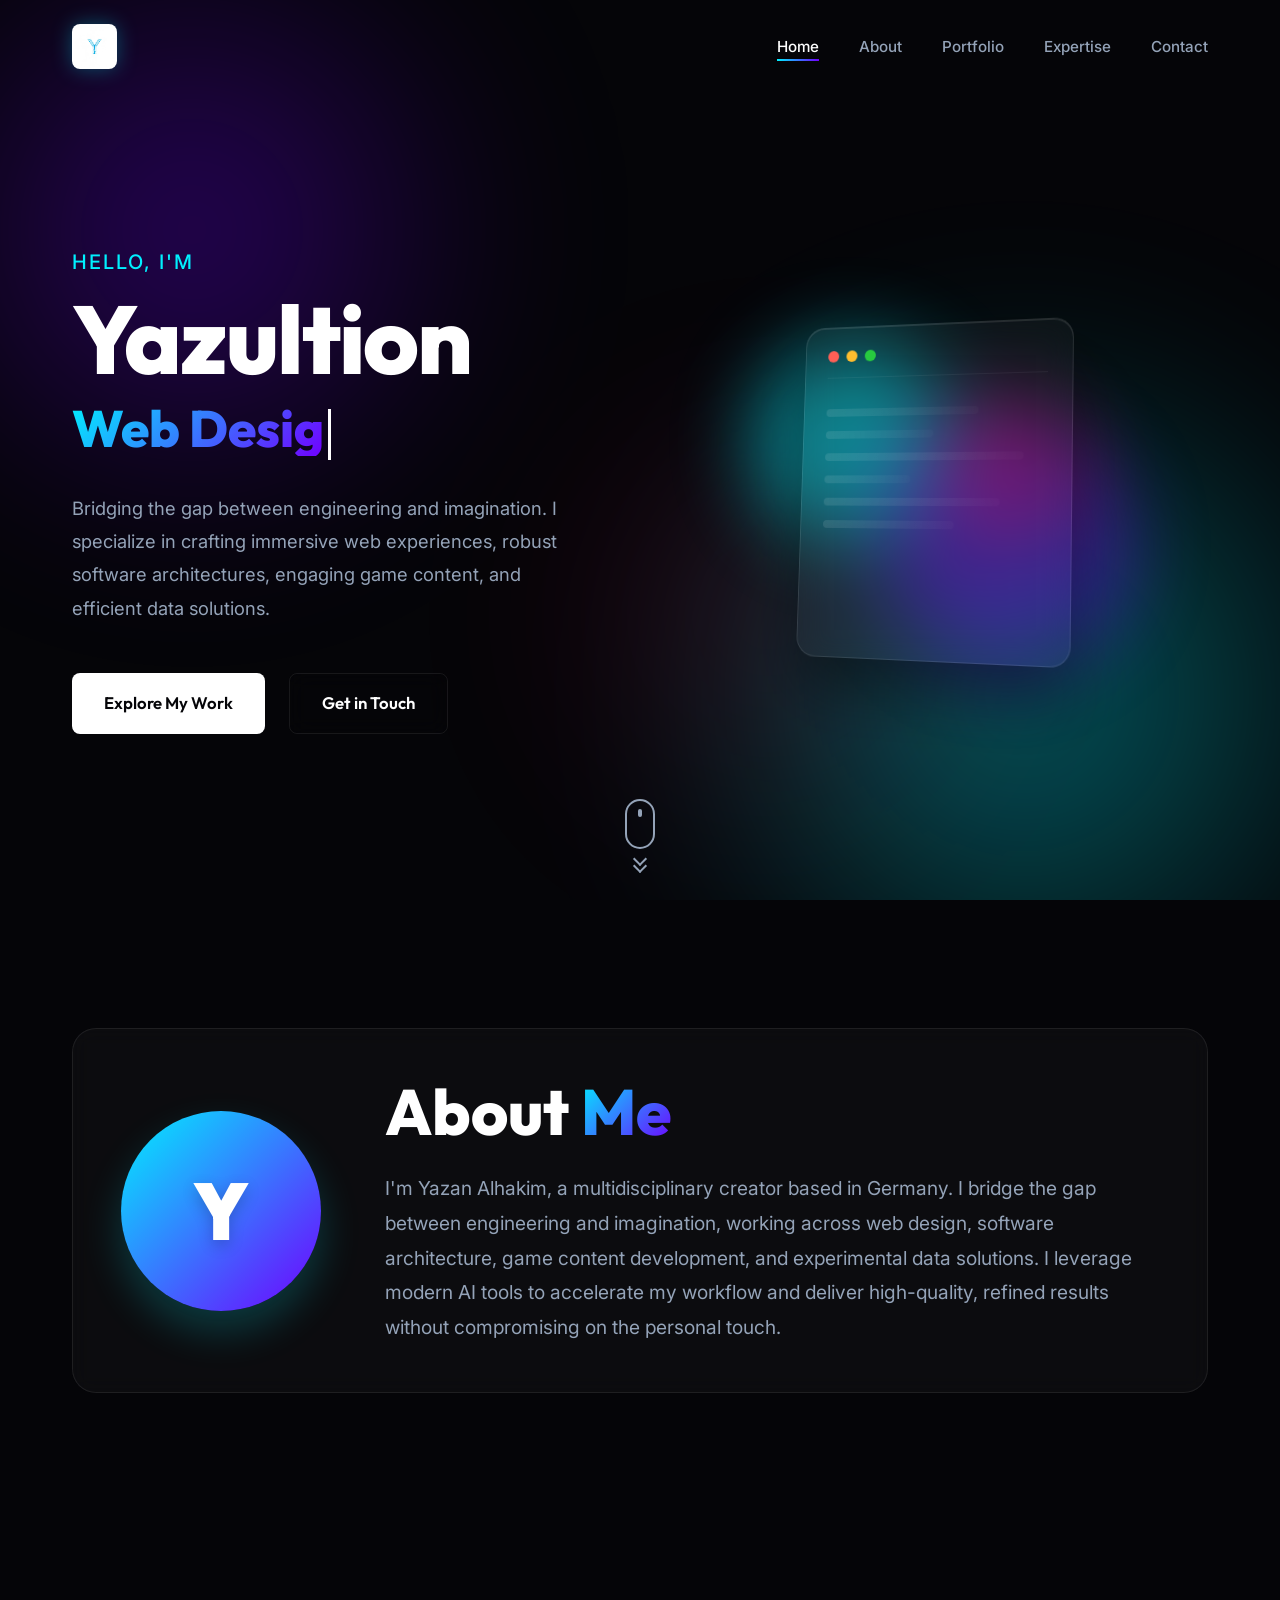
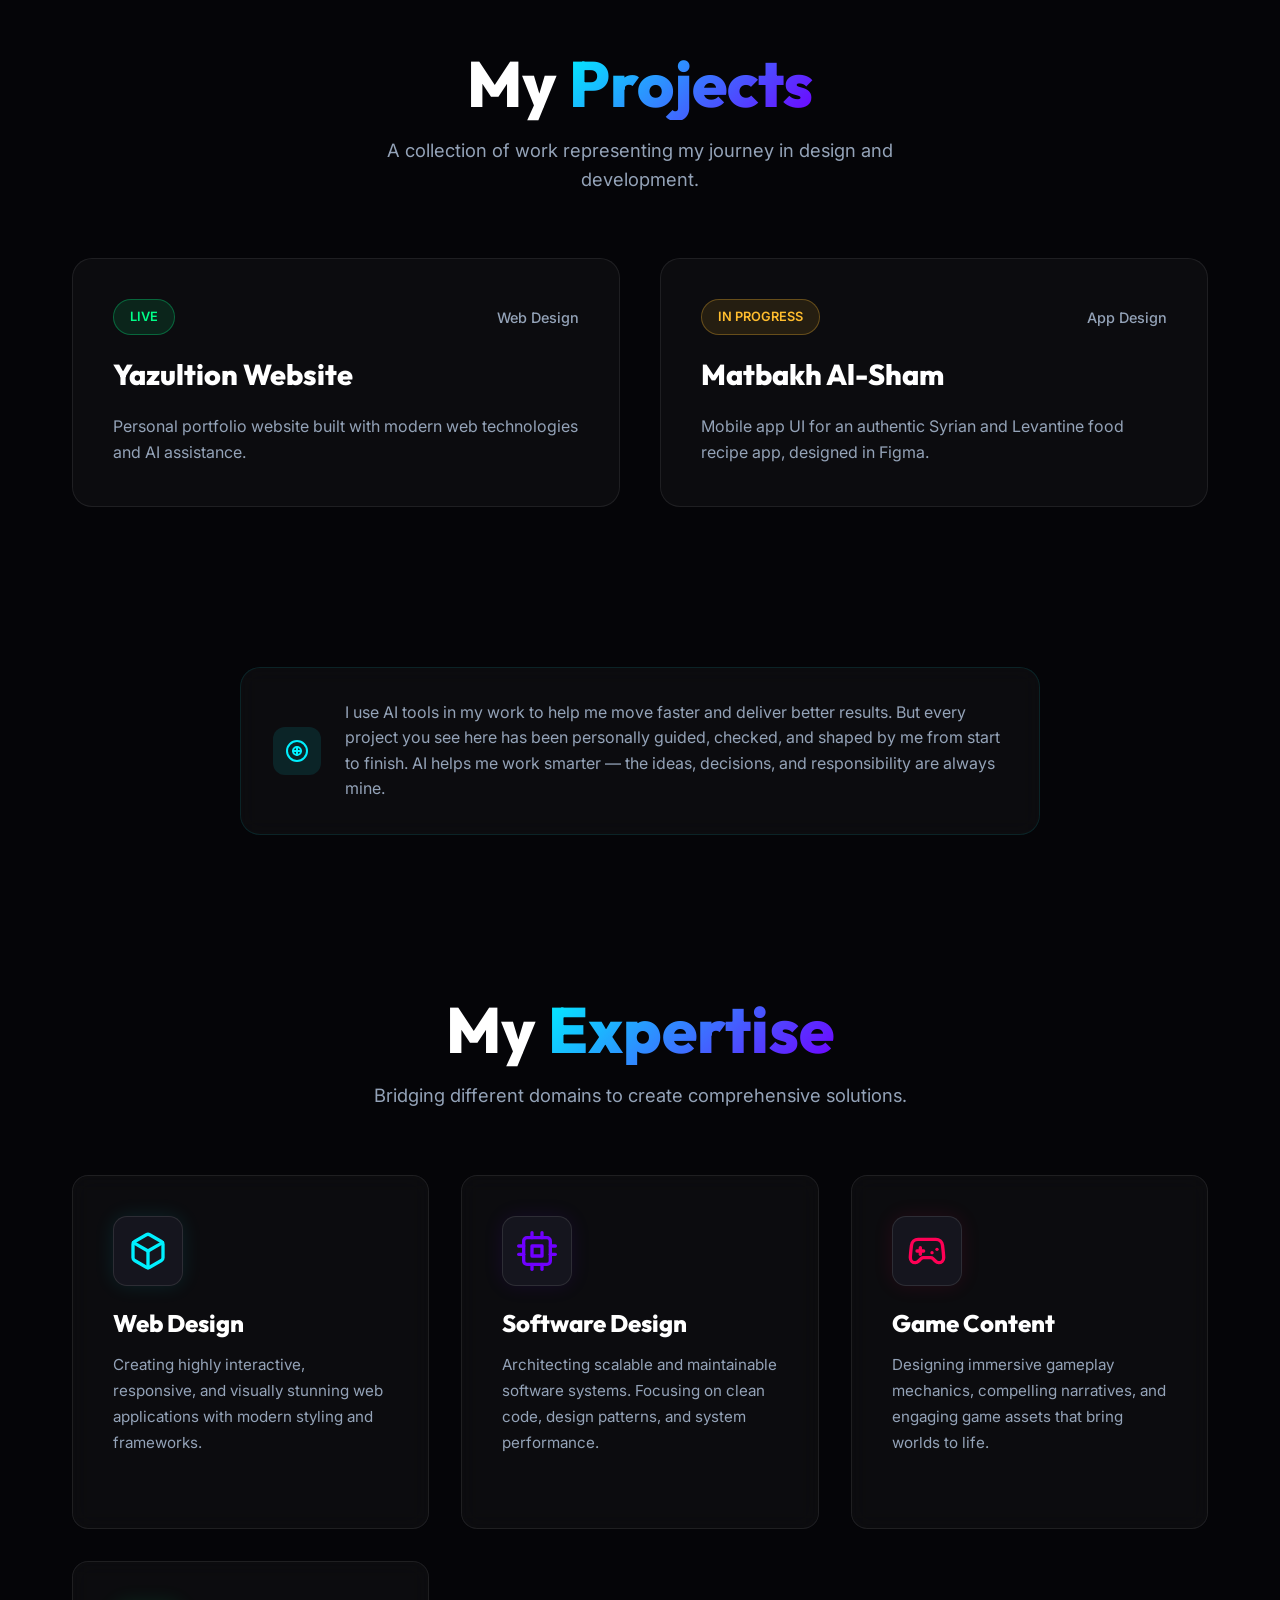
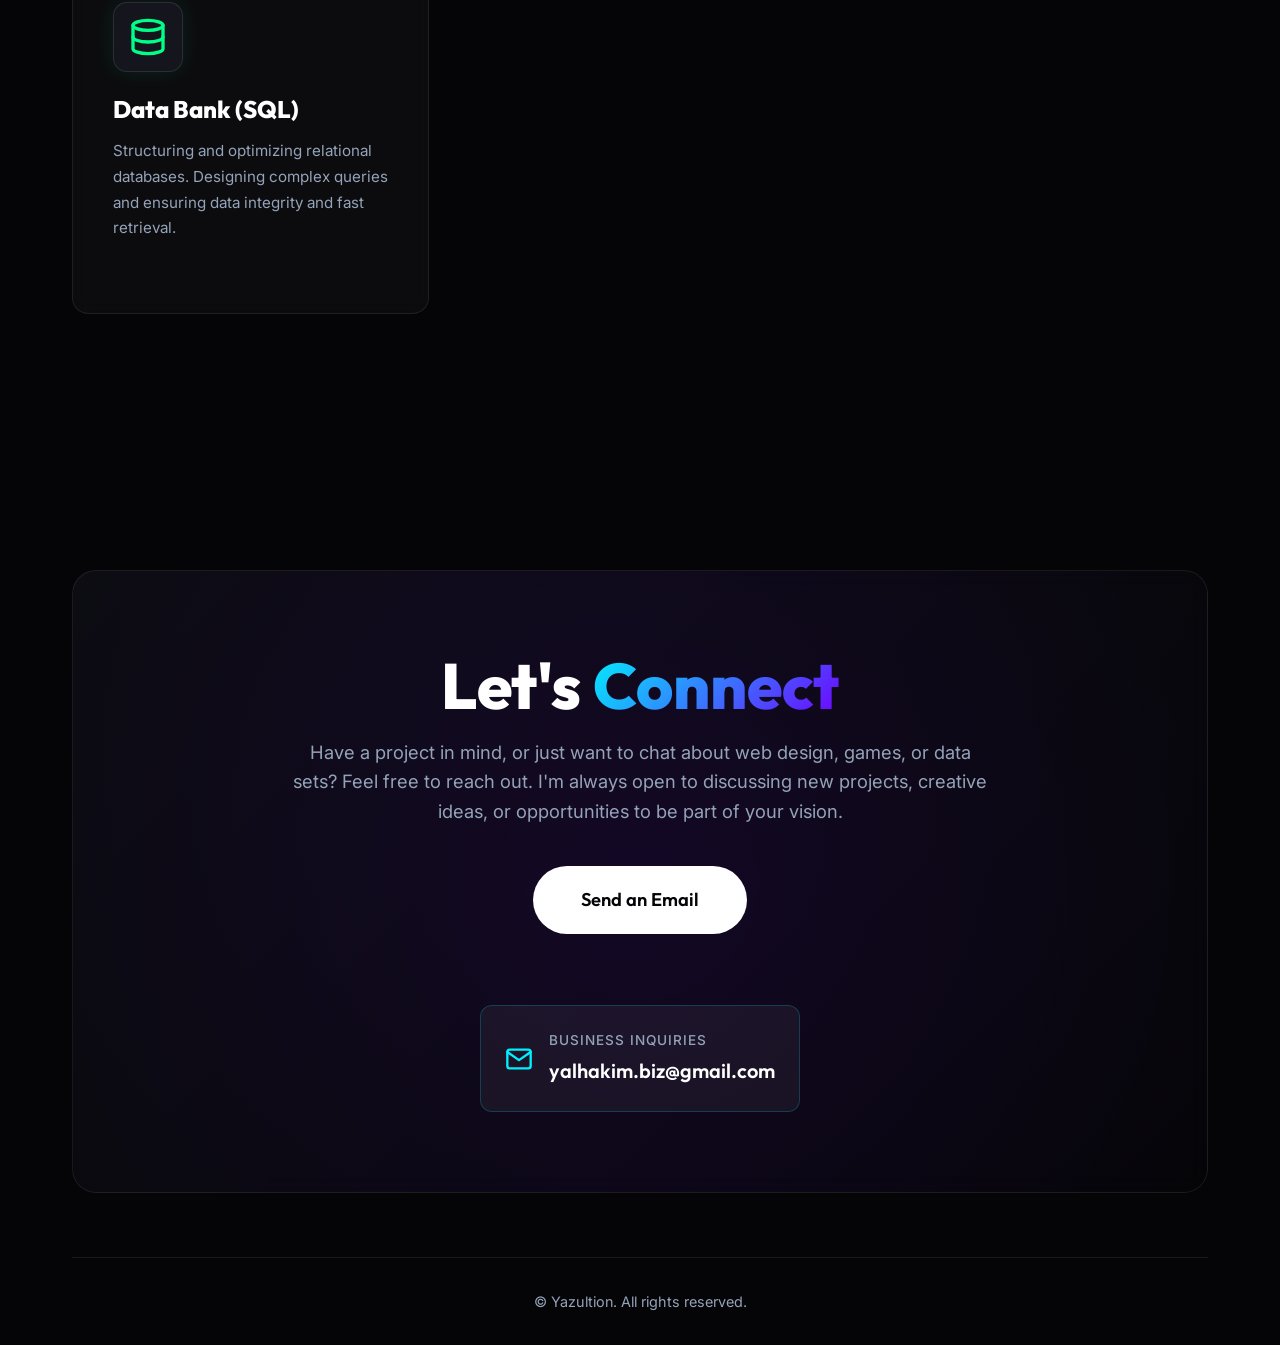
<file: index.html>
<!DOCTYPE html>
<html lang="en">

<head>
    <meta charset="UTF-8">
    <meta name="viewport" content="width=device-width, initial-scale=1.0">
    <title>Yazultion | Portfolio</title>
    <meta name="description"
        content="Portfolio of Yazultion - Web Design, Software Design, Game Content, Data Bank (SQL)">

    <!-- Google Fonts -->
    <link rel="preconnect" href="https://fonts.googleapis.com">
    <link rel="preconnect" href="https://fonts.gstatic.com" crossorigin>
    <link
        href="https://fonts.googleapis.com/css2?family=Inter:wght@300;400;500;600&family=Outfit:wght@400;600;800;900&display=swap"
        rel="stylesheet">

    <!-- Core Styles -->
    <link rel="stylesheet" href="style.css">

    <!-- Favicon -->
    <link rel="icon" type="image/png" href="Sophisticated%20Cyan%20'Y'%20Logo%20Design.png">
</head>

<body>
    <div class="background-effects">
        <div class="glow-orb orb-1"></div>
        <div class="glow-orb orb-2"></div>
        <div class="glow-orb orb-3"></div>
    </div>

    <!-- Navigation -->
    <nav class="navbar">
        <div class="nav-container">
            <a href="index.html" class="logo">
                <img src="Sophisticated%20Cyan%20'Y'%20Logo%20Design.png" alt="Yazultion" class="logo-img">
            </a>
            <ul class="nav-links">
                <li><a href="#home">Home</a></li>
                <li><a href="#about">About</a></li>
                <li><a href="#projects">Portfolio</a></li>
                <li><a href="#expertise">Expertise</a></li>
                <li><a href="#contact">Contact</a></li>
            </ul>
        </div>
    </nav>

    <!-- Hero Section -->
    <section id="home" class="hero fade-in">
        <div class="hero-content">
            <p class="greeting">Hello, I'm</p>
            <h1 class="name">Yazultion</h1>
            <h2 class="role"><span class="gradient-text typing-text"></span><span class="typing-cursor"></span></h2>
            <p class="bio">
                Bridging the gap between engineering and imagination.
                I specialize in crafting immersive web experiences, robust software architectures,
                engaging game content, and efficient data solutions.
            </p>
            <div class="hero-cta">
                <a href="#expertise" class="btn btn-primary">Explore My Work</a>
                <a href="#contact" class="btn btn-secondary">Get in Touch</a>
            </div>
        </div>
        <div class="hero-visual">
            <!-- Glassmorphism abstract representation -->
            <div class="glass-composition">
                <div class="glass-shape shape-1"></div>
                <div class="glass-shape shape-2"></div>
                <div class="glass-shape shape-3"></div>

                <div class="glass-main-card">
                    <div class="glass-header">
                        <span class="dot red"></span>
                        <span class="dot yellow"></span>
                        <span class="dot green"></span>
                    </div>
                    <div class="code-lines">
                        <div class="line w-70"></div>
                        <div class="line w-50"></div>
                        <div class="line w-90"></div>
                        <div class="line w-40"></div>
                        <div class="line w-80"></div>
                        <div class="line w-60"></div>
                    </div>
                </div>
            </div>
        </div>

        <!-- Scroll Indicator -->
        <a href="#about" class="scroll-indicator">
            <div class="mouse">
                <div class="wheel"></div>
            </div>
            <div class="arrows">
                <span></span>
                <span></span>
            </div>
        </a>
    </section>

    <!-- About Me Section -->
    <section id="about" class="about-section fade-in">
        <div class="about-container">
            <div class="about-image">
                <div class="stylized-y">Y</div>
            </div>
            <div class="about-content">
                <h2 class="section-title">About <span class="gradient-text">Me</span></h2>
                <p>
                    I'm Yazan Alhakim, a multidisciplinary creator based in Germany.
                    I bridge the gap between engineering and imagination, working across web design,
                    software architecture, game content development, and experimental data solutions.
                    I leverage modern AI tools to accelerate my workflow and deliver high-quality,
                    refined results without compromising on the personal touch.
                </p>
            </div>
        </div>
    </section>

    <!-- Portfolio / My Projects Section -->
    <section id="projects" class="portfolio-section fade-in">
        <div class="section-header">
            <h2 class="section-title">My <span class="gradient-text">Projects</span></h2>
            <p class="section-subtitle">A collection of work representing my journey in design and development.</p>
        </div>

        <div class="projects-grid">
            <!-- Project Card 1 -->
            <div class="project-card fade-in">
                <div class="card-status">
                    <span class="badge live">Live</span>
                    <span class="tag">Web Design</span>
                </div>
                <h3>Yazultion Website</h3>
                <p>Personal portfolio website built with modern web technologies and AI assistance.</p>
            </div>

            <!-- Project Card 2 -->
            <div class="project-card fade-in">
                <div class="card-status">
                    <span class="badge in-progress">In Progress</span>
                    <span class="tag">App Design</span>
                </div>
                <h3>Matbakh Al-Sham</h3>
                <p>Mobile app UI for an authentic Syrian and Levantine food recipe app, designed in Figma.</p>
            </div>
        </div>
    </section>

    <!-- AI Usage Statement -->
    <section class="ai-statement-section fade-in">
        <div class="ai-statement-card">
            <div class="ai-icon">
                <svg width="24" height="24" viewBox="0 0 24 24" fill="none" stroke="var(--accent-1)" stroke-width="2"
                    stroke-linecap="round" stroke-linejoin="round">
                    <path d="M12 2a10 10 0 1 0 10 10A10 10 0 0 0 12 2z"></path>
                    <path d="M12 16a4 4 0 1 0 0-8 4 4 0 0 0 0 8z"></path>
                    <line x1="12" y1="8" x2="12" y2="16"></line>
                    <line x1="8" y1="12" x2="16" y2="12"></line>
                </svg>
            </div>
            <p class="ai-text">
                I use AI tools in my work to help me move faster and deliver better results. But every project you see
                here has been personally guided, checked, and shaped by me from start to finish. AI helps me work
                smarter — the ideas, decisions, and responsibility are always mine.
            </p>
        </div>
    </section>

    <!-- Expertise / Skills Section -->
    <section id="expertise" class="skills-section fade-in">
        <div class="section-header">
            <h2 class="section-title">My <span class="gradient-text">Expertise</span></h2>
            <p class="section-subtitle">Bridging different domains to create comprehensive solutions.</p>
        </div>

        <div class="skills-grid">
            <!-- Web Design -->
            <a href="web-design.html" class="skill-card hover-glow fade-in" style="text-decoration: none;"
                data-color="var(--accent-1)" aria-label="Web Design Expertise">
                <div class="card-icon">
                    <svg width="40" height="40" viewBox="0 0 24 24" fill="none" stroke="currentColor" stroke-width="2"
                        stroke-linecap="round" stroke-linejoin="round">
                        <path
                            d="M21 16V8a2 2 0 0 0-1-1.73l-7-4a2 2 0 0 0-2 0l-7 4A2 2 0 0 0 3 8v8a2 2 0 0 0 1 1.73l7 4a2 2 0 0 0 2 0l7-4A2 2 0 0 0 21 16z">
                        </path>
                        <polyline points="3.27 6.96 12 12.01 20.73 6.96"></polyline>
                        <line x1="12" y1="22.08" x2="12" y2="12"></line>
                    </svg>
                </div>
                <h3>Web Design</h3>
                <p>Creating highly interactive, responsive, and visually stunning web applications with modern styling
                    and frameworks.</p>
            </a>

            <!-- Software Design -->
            <a href="software-design.html" class="skill-card hover-glow fade-in" style="text-decoration: none;"
                data-color="var(--accent-2)" aria-label="Software Design Expertise">
                <div class="card-icon">
                    <svg width="40" height="40" viewBox="0 0 24 24" fill="none" stroke="currentColor" stroke-width="2"
                        stroke-linecap="round" stroke-linejoin="round">
                        <rect x="4" y="4" width="16" height="16" rx="2" ry="2"></rect>
                        <rect x="9" y="9" width="6" height="6"></rect>
                        <line x1="9" y1="1" x2="9" y2="4"></line>
                        <line x1="15" y1="1" x2="15" y2="4"></line>
                        <line x1="9" y1="20" x2="9" y2="23"></line>
                        <line x1="15" y1="20" x2="15" y2="23"></line>
                        <line x1="20" y1="9" x2="23" y2="9"></line>
                        <line x1="20" y1="14" x2="23" y2="14"></line>
                        <line x1="1" y1="9" x2="4" y2="9"></line>
                        <line x1="1" y1="14" x2="4" y2="14"></line>
                    </svg>
                </div>
                <h3>Software Design</h3>
                <p>Architecting scalable and maintainable software systems. Focusing on clean code, design patterns, and
                    system performance.</p>
            </a>

            <!-- Game Content -->
            <a href="game-content.html" class="skill-card hover-glow fade-in" style="text-decoration: none;"
                data-color="var(--accent-3)" aria-label="Game Content Expertise">
                <div class="card-icon">
                    <svg width="40" height="40" viewBox="0 0 24 24" fill="none" stroke="currentColor" stroke-width="2"
                        stroke-linecap="round" stroke-linejoin="round">
                        <line x1="6" y1="12" x2="10" y2="12"></line>
                        <line x1="8" y1="10" x2="8" y2="14"></line>
                        <line x1="15" y1="13" x2="15.01" y2="13"></line>
                        <line x1="18" y1="11" x2="18.01" y2="11"></line>
                        <path
                            d="M17.32 5H6.68a4 4 0 0 0-3.978 3.59c-.006.052-.01.101-.017.152C2.604 9.416 2 14.456 2 16a3 3 0 0 0 3 3c1 0 1.5-.5 2-1l1.414-1.414A2 2 0 0 1 9.828 16h4.344a2 2 0 0 1 1.414.586L17 18c.5.5 1 1 2 1a3 3 0 0 0 3-3c0-1.545-.604-6.584-.685-7.258-.007-.05-.011-.1-.017-.151A4 4 0 0 0 17.32 5z">
                        </path>
                    </svg>
                </div>
                <h3>Game Content</h3>
                <p>Designing immersive gameplay mechanics, compelling narratives, and engaging game assets that bring
                    worlds to life.</p>
            </a>

            <!-- Data Bank (SQL) -->
            <a href="data-bank.html" class="skill-card hover-glow fade-in" style="text-decoration: none;"
                data-color="#00ff88" aria-label="Data Bank SQL Expertise">
                <div class="card-icon">
                    <svg width="40" height="40" viewBox="0 0 24 24" fill="none" stroke="currentColor" stroke-width="2"
                        stroke-linecap="round" stroke-linejoin="round">
                        <ellipse cx="12" cy="5" rx="9" ry="3"></ellipse>
                        <path d="M21 12c0 1.66-4 3-9 3s-9-1.34-9-3"></path>
                        <path d="M3 5v14c0 1.66 4 3 9 3s9-1.34 9-3V5"></path>
                    </svg>
                </div>
                <h3>Data Bank (SQL)</h3>
                <p>Structuring and optimizing relational databases. Designing complex queries and ensuring data
                    integrity and fast retrieval.</p>
            </a>
        </div>
    </section>

    <!-- Contact & Footer Section -->
    <section id="contact" class="contact-section fade-in">
        <div class="contact-container">
            <div class="contact-text">
                <h2 class="section-title">Let's <span class="gradient-text">Connect</span></h2>
                <p>Have a project in mind, or just want to chat about web design, games, or data sets? Feel free to
                    reach out. I'm always open to discussing new projects, creative ideas, or opportunities to be part
                    of your vision.</p>
                <a href="mailto:yalhakim.biz@gmail.com" class="btn btn-primary contact-btn">Send an Email</a>
            </div>

            <div class="business-email-box"
                style="margin-top: 1rem; padding: 1.5rem; background: rgba(255, 255, 255, 0.05); border: 1px solid rgba(0, 240, 255, 0.2); border-radius: 12px; display: inline-flex; align-items: center; gap: 1rem; transition: all 0.3s ease;">
                <svg width="28" height="28" viewBox="0 0 24 24" fill="none" stroke="var(--accent-1)" stroke-width="2"
                    stroke-linecap="round" stroke-linejoin="round">
                    <path d="M4 4h16c1.1 0 2 .9 2 2v12c0 1.1-.9 2-2 2H4c-1.1 0-2-.9-2-2V6c0-1.1.9-2 2-2z"></path>
                    <polyline points="22,6 12,13 2,6"></polyline>
                </svg>
                <div style="text-align: left;">
                    <div
                        style="font-size: 0.85rem; color: var(--text-secondary); text-transform: uppercase; letter-spacing: 1px; font-weight: 500;">
                        Business Inquiries</div>
                    <a href="mailto:yalhakim.biz@gmail.com"
                        style="color: var(--text-primary); text-decoration: none; font-size: 1.25rem; font-family: var(--font-heading); font-weight: 600; display: block; margin-top: 0.2rem;">yalhakim.biz@gmail.com</a>
                </div>
            </div>
        </div>

        <footer class="footer">
            <p>&copy; <span id="current-year"></span> Yazultion. All rights reserved.</p>
        </footer>
    </section>

    <!-- Core Logic -->
    <script src="script.js"></script>
</body>

</html>
</file>
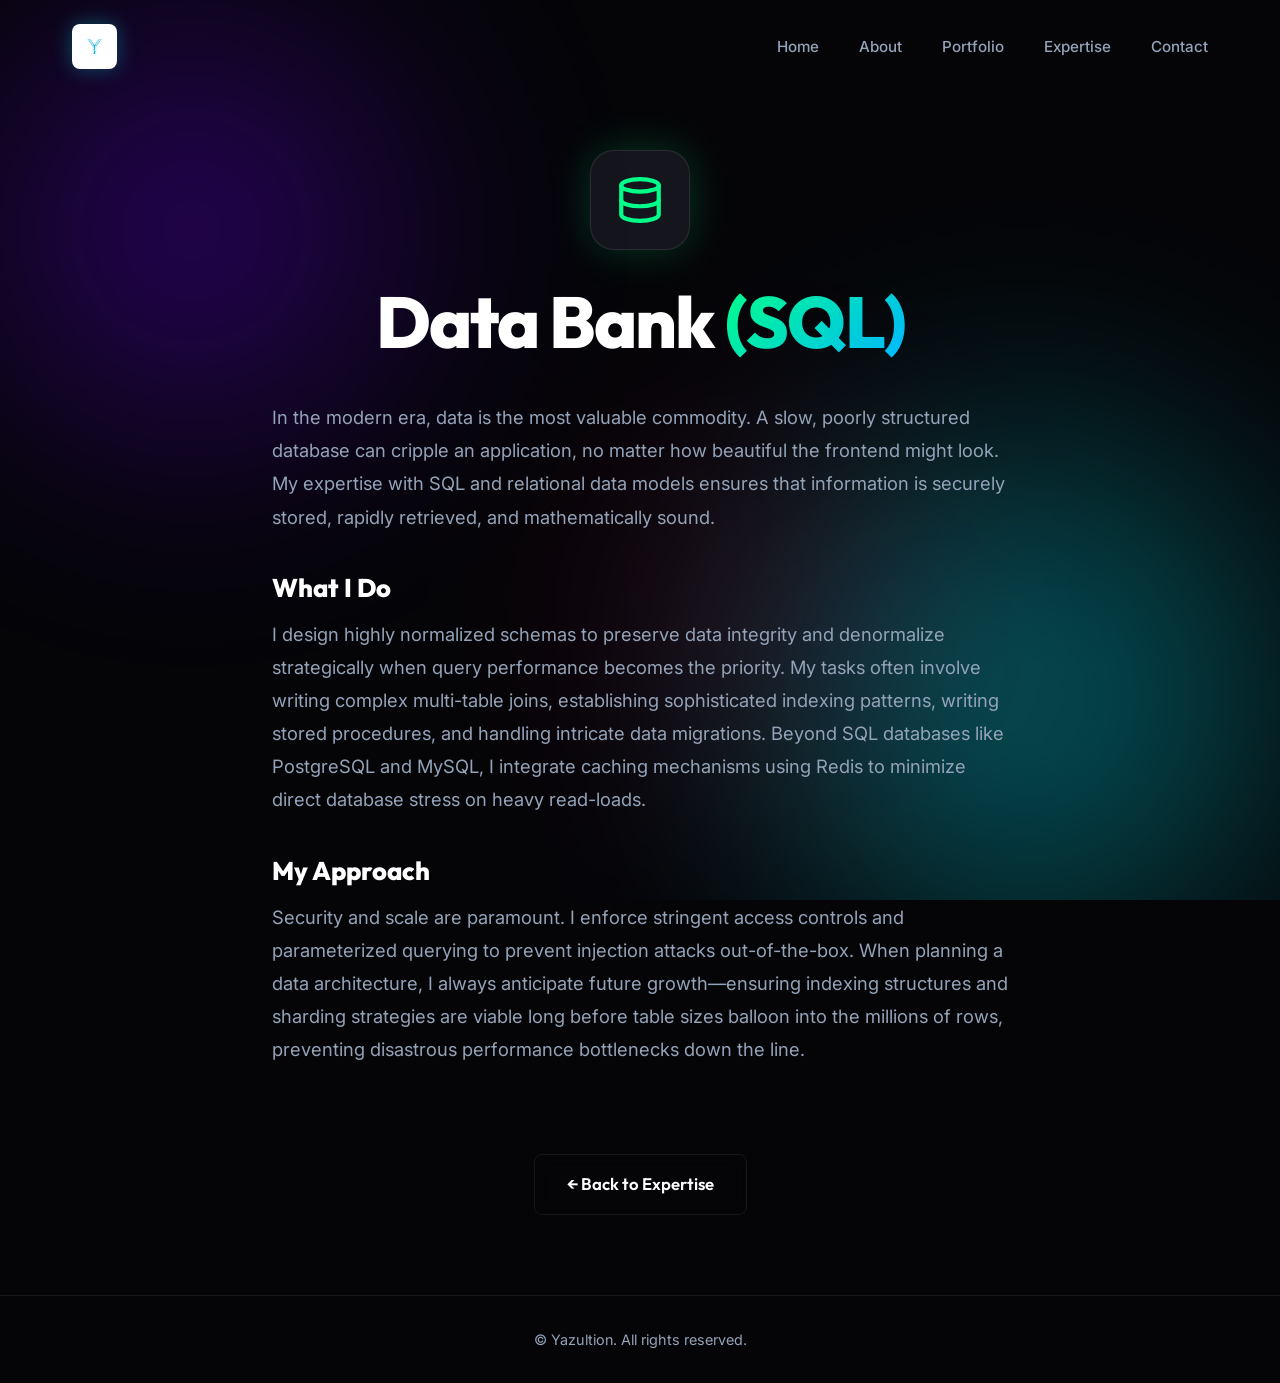
<file: data-bank.html>
<!DOCTYPE html>
<html lang="en">

<head>
    <meta charset="UTF-8">
    <meta name="viewport" content="width=device-width, initial-scale=1.0">
    <title>Data Bank (SQL) | Yazultion</title>
    <meta name="description" content="Data Bank SQL details">

    <!-- Google Fonts -->
    <link rel="preconnect" href="https://fonts.googleapis.com">
    <link rel="preconnect" href="https://fonts.gstatic.com" crossorigin>
    <link
        href="https://fonts.googleapis.com/css2?family=Inter:wght@300;400;500;600&family=Outfit:wght@400;600;800;900&display=swap"
        rel="stylesheet">

    <!-- Core Styles -->
    <link rel="stylesheet" href="style.css">

    <!-- Favicon -->
    <link rel="icon" type="image/png" href="Sophisticated%20Cyan%20'Y'%20Logo%20Design.png">
    <style>
        .detail-header {
            padding-top: 150px;
            text-align: center;
            max-width: 800px;
            margin: 0 auto;
            min-height: 60vh;
            display: flex;
            flex-direction: column;
            justify-content: center;
            align-items: center;
            padding-left: 2rem;
            padding-right: 2rem;
        }

        .detail-icon {
            width: 100px;
            height: 100px;
            border-radius: 24px;
            margin-bottom: 2rem;
        }

        .detail-content {
            font-size: 1.15rem;
            color: var(--text-secondary);
            line-height: 1.8;
            margin: 2rem 0;
            text-align: left;
            width: 100%;
        }

        .detail-content p {
            margin-bottom: 1.5rem;
        }

        .detail-content h3 {
            color: var(--text-primary);
            margin: 2.5rem 0 1rem;
            font-size: 1.6rem;
            font-family: var(--font-heading);
        }

        .detail-tags {
            justify-content: center;
            margin-bottom: 3rem;
            margin-top: 1.5rem;
        }

        .detail-tags span {
            font-size: 1rem;
            padding: 0.5rem 1rem;
        }
    </style>
</head>

<body>
    <div class="background-effects">
        <div class="glow-orb orb-1"></div>
        <div class="glow-orb orb-2"></div>
        <div class="glow-orb orb-3"></div>
    </div>

    <!-- Navigation -->
    <nav class="navbar">
        <div class="nav-container">
            <a href="index.html" class="logo">
                <img src="Sophisticated%20Cyan%20'Y'%20Logo%20Design.png" alt="Yazultion" class="logo-img">
            </a>
            <ul class="nav-links">
                <li><a href="index.html#home">Home</a></li>
                <li><a href="index.html#about">About</a></li>
                <li><a href="index.html#projects">Portfolio</a></li>
                <li><a href="index.html#expertise">Expertise</a></li>
                <li><a href="index.html#contact">Contact</a></li>
            </ul>
        </div>
    </nav>

    <!-- Detail Content -->
    <section class="detail-header fade-in">
        <div class="card-icon detail-icon" style="color: #00ff88; box-shadow: 0 0 40px rgba(0, 255, 136, 0.2);">
            <svg width="50" height="50" viewBox="0 0 24 24" fill="none" stroke="currentColor" stroke-width="2"
                stroke-linecap="round" stroke-linejoin="round">
                <ellipse cx="12" cy="5" rx="9" ry="3"></ellipse>
                <path d="M21 12c0 1.66-4 3-9 3s-9-1.34-9-3"></path>
                <path d="M3 5v14c0 1.66 4 3 9 3s9-1.34 9-3V5"></path>
            </svg>
        </div>
        <h1 class="name" style="font-size: clamp(3rem, 6vw, 4.5rem);">Data Bank <span class="gradient-text"
                style="background: linear-gradient(135deg, #00ff88, #00b8ff); -webkit-background-clip: text; background-clip: text;">(SQL)</span>
        </h1>


        <div class="detail-content">
            <p>
                In the modern era, data is the most valuable commodity. A slow, poorly structured database can cripple
                an application, no matter how beautiful the frontend might look. My expertise with SQL and relational
                data models ensures that information is securely stored, rapidly retrieved, and mathematically sound.
            </p>
            <h3>What I Do</h3>
            <p>
                I design highly normalized schemas to preserve data integrity and denormalize strategically when query
                performance becomes the priority. My tasks often involve writing complex multi-table joins, establishing
                sophisticated indexing patterns, writing stored procedures, and handling intricate data migrations.
                Beyond SQL databases like PostgreSQL and MySQL, I integrate caching mechanisms using Redis to minimize
                direct database stress on heavy read-loads.
            </p>
            <h3>My Approach</h3>
            <p>
                Security and scale are paramount. I enforce stringent access controls and parameterized querying to
                prevent injection attacks out-of-the-box. When planning a data architecture, I always anticipate future
                growth—ensuring indexing structures and sharding strategies are viable long before table sizes balloon
                into the millions of rows, preventing disastrous performance bottlenecks down the line.
            </p>
        </div>

        <a href="index.html#expertise" class="btn btn-secondary" style="margin-top: 2rem; margin-bottom: 5rem;">&larr;
            Back to Expertise</a>
    </section>

    <!-- Footer -->
    <footer class="footer"
        style="padding: 2rem 0; border-top: 1px solid var(--surface-border); text-align: center; color: var(--text-secondary);">
        <p>&copy; <span id="current-year"></span> Yazultion. All rights reserved.</p>
    </footer>

    <script src="script.js"></script>
</body>

</html>
</file>
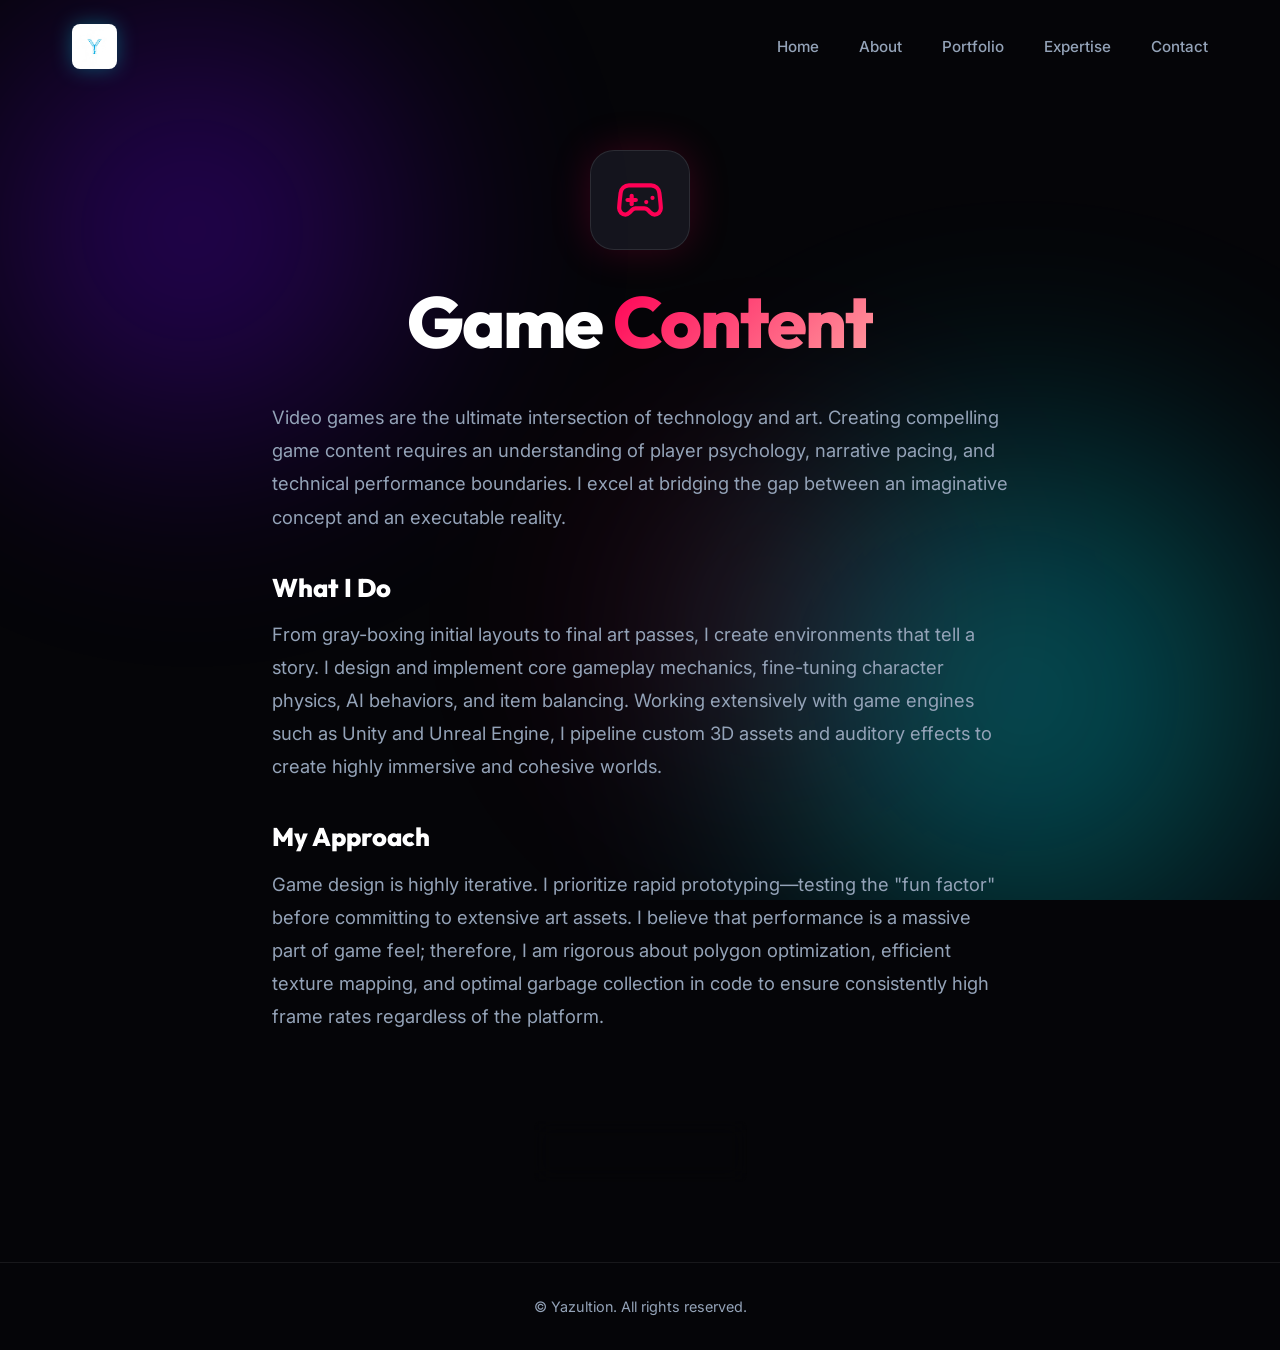
<file: game-content.html>
<!DOCTYPE html>
<html lang="en">

<head>
    <meta charset="UTF-8">
    <meta name="viewport" content="width=device-width, initial-scale=1.0">
    <title>Game Content | Yazultion</title>
    <meta name="description" content="Game Content details">

    <!-- Google Fonts -->
    <link rel="preconnect" href="https://fonts.googleapis.com">
    <link rel="preconnect" href="https://fonts.gstatic.com" crossorigin>
    <link
        href="https://fonts.googleapis.com/css2?family=Inter:wght@300;400;500;600&family=Outfit:wght@400;600;800;900&display=swap"
        rel="stylesheet">

    <!-- Core Styles -->
    <link rel="stylesheet" href="style.css">

    <!-- Favicon -->
    <link rel="icon" type="image/png" href="Sophisticated%20Cyan%20'Y'%20Logo%20Design.png">
    <style>
        .detail-header {
            padding-top: 150px;
            text-align: center;
            max-width: 800px;
            margin: 0 auto;
            min-height: 60vh;
            display: flex;
            flex-direction: column;
            justify-content: center;
            align-items: center;
            padding-left: 2rem;
            padding-right: 2rem;
        }

        .detail-icon {
            width: 100px;
            height: 100px;
            border-radius: 24px;
            margin-bottom: 2rem;
        }

        .detail-content {
            font-size: 1.15rem;
            color: var(--text-secondary);
            line-height: 1.8;
            margin: 2rem 0;
            text-align: left;
            width: 100%;
        }

        .detail-content p {
            margin-bottom: 1.5rem;
        }

        .detail-content h3 {
            color: var(--text-primary);
            margin: 2.5rem 0 1rem;
            font-size: 1.6rem;
            font-family: var(--font-heading);
        }

        .detail-tags {
            justify-content: center;
            margin-bottom: 3rem;
            margin-top: 1.5rem;
        }

        .detail-tags span {
            font-size: 1rem;
            padding: 0.5rem 1rem;
        }
    </style>
</head>

<body>
    <div class="background-effects">
        <div class="glow-orb orb-1"></div>
        <div class="glow-orb orb-2"></div>
        <div class="glow-orb orb-3"></div>
    </div>

    <!-- Navigation -->
    <nav class="navbar">
        <div class="nav-container">
            <a href="index.html" class="logo">
                <img src="Sophisticated%20Cyan%20'Y'%20Logo%20Design.png" alt="Yazultion" class="logo-img">
            </a>
            <ul class="nav-links">
                <li><a href="index.html#home">Home</a></li>
                <li><a href="index.html#about">About</a></li>
                <li><a href="index.html#projects">Portfolio</a></li>
                <li><a href="index.html#expertise">Expertise</a></li>
                <li><a href="index.html#contact">Contact</a></li>
            </ul>
        </div>
    </nav>

    <!-- Detail Content -->
    <section class="detail-header fade-in">
        <div class="card-icon detail-icon" style="color: var(--accent-3); box-shadow: 0 0 40px rgba(255, 0, 85, 0.2);">
            <svg width="50" height="50" viewBox="0 0 24 24" fill="none" stroke="currentColor" stroke-width="2"
                stroke-linecap="round" stroke-linejoin="round">
                <line x1="6" y1="12" x2="10" y2="12"></line>
                <line x1="8" y1="10" x2="8" y2="14"></line>
                <line x1="15" y1="13" x2="15.01" y2="13"></line>
                <line x1="18" y1="11" x2="18.01" y2="11"></line>
                <path
                    d="M17.32 5H6.68a4 4 0 0 0-3.978 3.59c-.006.052-.01.101-.017.152C2.604 9.416 2 14.456 2 16a3 3 0 0 0 3 3c1 0 1.5-.5 2-1l1.414-1.414A2 2 0 0 1 9.828 16h4.344a2 2 0 0 1 1.414.586L17 18c.5.5 1 1 2 1a3 3 0 0 0 3-3c0-1.545-.604-6.584-.685-7.258-.007-.05-.011-.1-.017-.151A4 4 0 0 0 17.32 5z">
                </path>
            </svg>
        </div>
        <h1 class="name" style="font-size: clamp(3rem, 6vw, 4.5rem);">Game <span class="gradient-text"
                style="background: linear-gradient(135deg, var(--accent-3), #ff9a9e); -webkit-background-clip: text; background-clip: text;">Content</span>
        </h1>


        <div class="detail-content">
            <p>
                Video games are the ultimate intersection of technology and art. Creating compelling game content
                requires an understanding of player psychology, narrative pacing, and technical performance boundaries.
                I excel at bridging the gap between an imaginative concept and an executable reality.
            </p>
            <h3>What I Do</h3>
            <p>
                From gray-boxing initial layouts to final art passes, I create environments that tell a story. I design
                and implement core gameplay mechanics, fine-tuning character physics, AI behaviors, and item balancing.
                Working extensively with game engines such as Unity and Unreal Engine, I pipeline custom 3D assets and
                auditory effects to create highly immersive and cohesive worlds.
            </p>
            <h3>My Approach</h3>
            <p>
                Game design is highly iterative. I prioritize rapid prototyping—testing the "fun factor" before
                committing to extensive art assets. I believe that performance is a massive part of game feel;
                therefore, I am rigorous about polygon optimization, efficient texture mapping, and optimal garbage
                collection in code to ensure consistently high frame rates regardless of the platform.
            </p>
        </div>

        <a href="index.html#expertise" class="btn btn-secondary" style="margin-top: 2rem; margin-bottom: 5rem;">&larr;
            Back to Expertise</a>
    </section>

    <!-- Footer -->
    <footer class="footer"
        style="padding: 2rem 0; border-top: 1px solid var(--surface-border); text-align: center; color: var(--text-secondary);">
        <p>&copy; <span id="current-year"></span> Yazultion. All rights reserved.</p>
    </footer>

    <script src="script.js"></script>
</body>

</html>
</file>
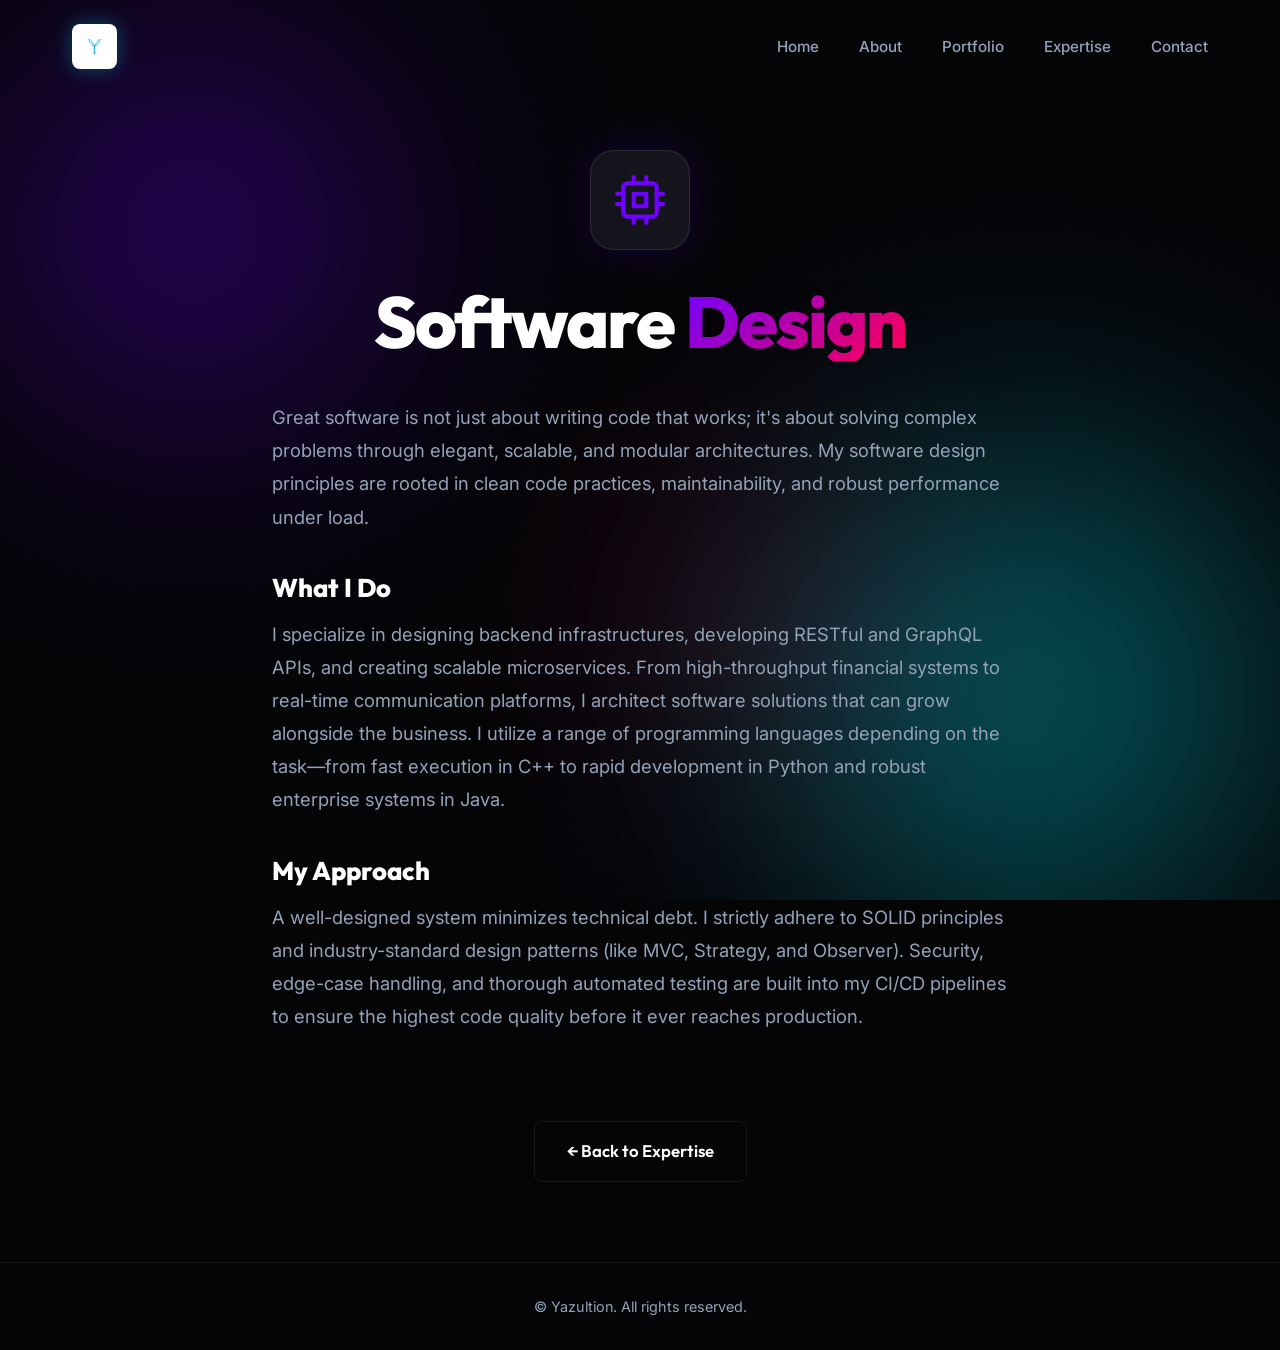
<file: software-design.html>
<!DOCTYPE html>
<html lang="en">

<head>
    <meta charset="UTF-8">
    <meta name="viewport" content="width=device-width, initial-scale=1.0">
    <title>Software Design | Yazultion</title>
    <meta name="description" content="Software Design details">

    <!-- Google Fonts -->
    <link rel="preconnect" href="https://fonts.googleapis.com">
    <link rel="preconnect" href="https://fonts.gstatic.com" crossorigin>
    <link
        href="https://fonts.googleapis.com/css2?family=Inter:wght@300;400;500;600&family=Outfit:wght@400;600;800;900&display=swap"
        rel="stylesheet">

    <!-- Core Styles -->
    <link rel="stylesheet" href="style.css">

    <!-- Favicon -->
    <link rel="icon" type="image/png" href="Sophisticated%20Cyan%20'Y'%20Logo%20Design.png">
    <style>
        .detail-header {
            padding-top: 150px;
            text-align: center;
            max-width: 800px;
            margin: 0 auto;
            min-height: 60vh;
            display: flex;
            flex-direction: column;
            justify-content: center;
            align-items: center;
            padding-left: 2rem;
            padding-right: 2rem;
        }

        .detail-icon {
            width: 100px;
            height: 100px;
            border-radius: 24px;
            margin-bottom: 2rem;
        }

        .detail-content {
            font-size: 1.15rem;
            color: var(--text-secondary);
            line-height: 1.8;
            margin: 2rem 0;
            text-align: left;
            width: 100%;
        }

        .detail-content p {
            margin-bottom: 1.5rem;
        }

        .detail-content h3 {
            color: var(--text-primary);
            margin: 2.5rem 0 1rem;
            font-size: 1.6rem;
            font-family: var(--font-heading);
        }

        .detail-tags {
            justify-content: center;
            margin-bottom: 3rem;
            margin-top: 1.5rem;
        }

        .detail-tags span {
            font-size: 1rem;
            padding: 0.5rem 1rem;
        }
    </style>
</head>

<body>
    <div class="background-effects">
        <div class="glow-orb orb-1"></div>
        <div class="glow-orb orb-2"></div>
        <div class="glow-orb orb-3"></div>
    </div>

    <!-- Navigation -->
    <nav class="navbar">
        <div class="nav-container">
            <a href="index.html" class="logo">
                <img src="Sophisticated%20Cyan%20'Y'%20Logo%20Design.png" alt="Yazultion" class="logo-img">
            </a>
            <ul class="nav-links">
                <li><a href="index.html#home">Home</a></li>
                <li><a href="index.html#about">About</a></li>
                <li><a href="index.html#projects">Portfolio</a></li>
                <li><a href="index.html#expertise">Expertise</a></li>
                <li><a href="index.html#contact">Contact</a></li>
            </ul>
        </div>
    </nav>

    <!-- Detail Content -->
    <section class="detail-header fade-in">
        <div class="card-icon detail-icon" style="color: var(--accent-2); box-shadow: 0 0 40px rgba(112, 0, 255, 0.2);">
            <svg width="50" height="50" viewBox="0 0 24 24" fill="none" stroke="currentColor" stroke-width="2"
                stroke-linecap="round" stroke-linejoin="round">
                <rect x="4" y="4" width="16" height="16" rx="2" ry="2"></rect>
                <rect x="9" y="9" width="6" height="6"></rect>
                <line x1="9" y1="1" x2="9" y2="4"></line>
                <line x1="15" y1="1" x2="15" y2="4"></line>
                <line x1="9" y1="20" x2="9" y2="23"></line>
                <line x1="15" y1="20" x2="15" y2="23"></line>
                <line x1="20" y1="9" x2="23" y2="9"></line>
                <line x1="20" y1="14" x2="23" y2="14"></line>
                <line x1="1" y1="9" x2="4" y2="9"></line>
                <line x1="1" y1="14" x2="4" y2="14"></line>
            </svg>
        </div>
        <h1 class="name" style="font-size: clamp(3rem, 6vw, 4.5rem);">Software <span class="gradient-text"
                style="background: linear-gradient(135deg, var(--accent-2), var(--accent-3)); -webkit-background-clip: text; background-clip: text;">Design</span>
        </h1>


        <div class="detail-content">
            <p>
                Great software is not just about writing code that works; it's about solving complex problems through
                elegant, scalable, and modular architectures. My software design principles are rooted in clean code
                practices, maintainability, and robust performance under load.
            </p>
            <h3>What I Do</h3>
            <p>
                I specialize in designing backend infrastructures, developing RESTful and GraphQL APIs, and creating
                scalable microservices. From high-throughput financial systems to real-time communication platforms, I
                architect software solutions that can grow alongside the business. I utilize a range of programming
                languages depending on the task—from fast execution in C++ to rapid development in Python and robust
                enterprise systems in Java.
            </p>
            <h3>My Approach</h3>
            <p>
                A well-designed system minimizes technical debt. I strictly adhere to SOLID principles and
                industry-standard design patterns (like MVC, Strategy, and Observer). Security, edge-case handling, and
                thorough automated testing are built into my CI/CD pipelines to ensure the highest code quality before
                it ever reaches production.
            </p>
        </div>

        <a href="index.html#expertise" class="btn btn-secondary" style="margin-top: 2rem; margin-bottom: 5rem;">&larr;
            Back to Expertise</a>
    </section>

    <!-- Footer -->
    <footer class="footer"
        style="padding: 2rem 0; border-top: 1px solid var(--surface-border); text-align: center; color: var(--text-secondary);">
        <p>&copy; <span id="current-year"></span> Yazultion. All rights reserved.</p>
    </footer>

    <script src="script.js"></script>
</body>

</html>
</file>
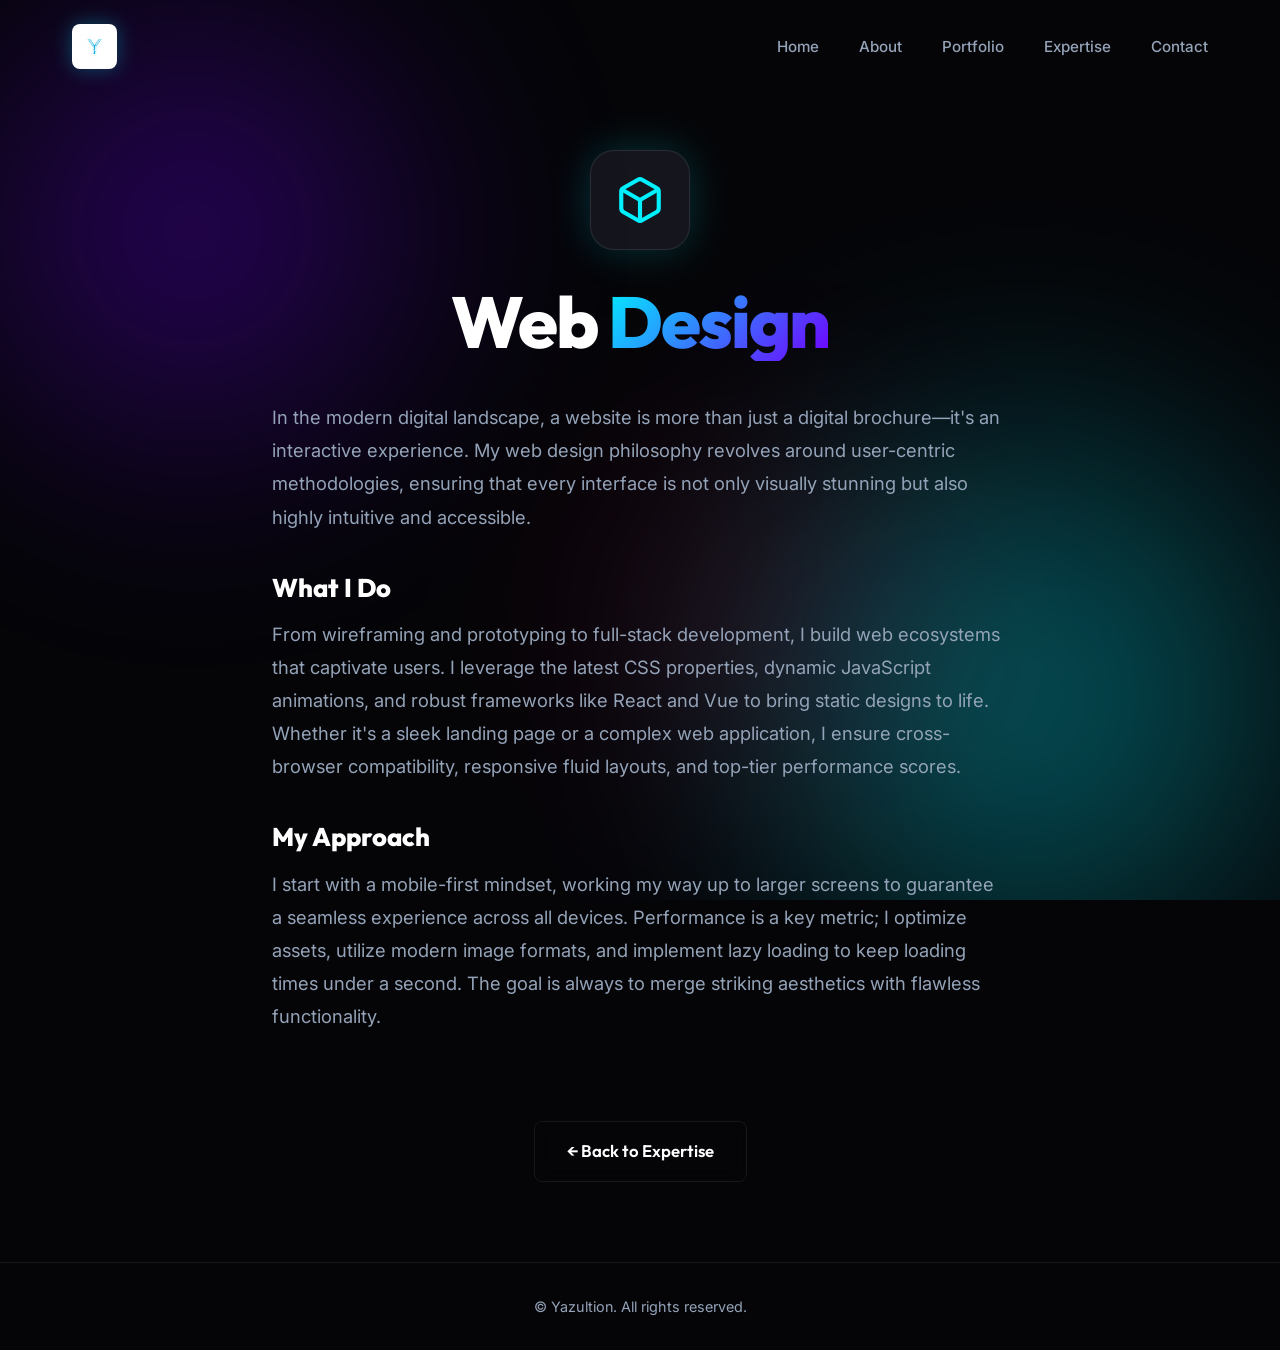
<file: web-design.html>
<!DOCTYPE html>
<html lang="en">

<head>
    <meta charset="UTF-8">
    <meta name="viewport" content="width=device-width, initial-scale=1.0">
    <title>Web Design | Yazultion</title>
    <meta name="description" content="Web Design details">

    <!-- Google Fonts -->
    <link rel="preconnect" href="https://fonts.googleapis.com">
    <link rel="preconnect" href="https://fonts.gstatic.com" crossorigin>
    <link
        href="https://fonts.googleapis.com/css2?family=Inter:wght@300;400;500;600&family=Outfit:wght@400;600;800;900&display=swap"
        rel="stylesheet">

    <!-- Core Styles -->
    <link rel="stylesheet" href="style.css">

    <!-- Favicon -->
    <link rel="icon" type="image/png" href="Sophisticated%20Cyan%20'Y'%20Logo%20Design.png">
    <style>
        .detail-header {
            padding-top: 150px;
            text-align: center;
            max-width: 800px;
            margin: 0 auto;
            min-height: 60vh;
            display: flex;
            flex-direction: column;
            justify-content: center;
            align-items: center;
            padding-left: 2rem;
            padding-right: 2rem;
        }

        .detail-icon {
            width: 100px;
            height: 100px;
            border-radius: 24px;
            margin-bottom: 2rem;
        }

        .detail-content {
            font-size: 1.15rem;
            color: var(--text-secondary);
            line-height: 1.8;
            margin: 2rem 0;
            text-align: left;
            width: 100%;
        }

        .detail-content p {
            margin-bottom: 1.5rem;
        }

        .detail-content h3 {
            color: var(--text-primary);
            margin: 2.5rem 0 1rem;
            font-size: 1.6rem;
            font-family: var(--font-heading);
        }

        .detail-tags {
            justify-content: center;
            margin-bottom: 3rem;
            margin-top: 1.5rem;
        }

        .detail-tags span {
            font-size: 1rem;
            padding: 0.5rem 1rem;
        }
    </style>
</head>

<body>
    <div class="background-effects">
        <div class="glow-orb orb-1"></div>
        <div class="glow-orb orb-2"></div>
        <div class="glow-orb orb-3"></div>
    </div>

    <!-- Navigation -->
    <nav class="navbar">
        <div class="nav-container">
            <a href="index.html" class="logo">
                <img src="Sophisticated%20Cyan%20'Y'%20Logo%20Design.png" alt="Yazultion" class="logo-img">
            </a>
            <ul class="nav-links">
                <li><a href="index.html#home">Home</a></li>
                <li><a href="index.html#about">About</a></li>
                <li><a href="index.html#projects">Portfolio</a></li>
                <li><a href="index.html#expertise">Expertise</a></li>
                <li><a href="index.html#contact">Contact</a></li>
            </ul>
        </div>
    </nav>

    <!-- Detail Content -->
    <section class="detail-header fade-in">
        <div class="card-icon detail-icon" style="color: var(--accent-1); box-shadow: 0 0 40px rgba(0, 240, 255, 0.2);">
            <svg width="50" height="50" viewBox="0 0 24 24" fill="none" stroke="currentColor" stroke-width="2"
                stroke-linecap="round" stroke-linejoin="round">
                <path
                    d="M21 16V8a2 2 0 0 0-1-1.73l-7-4a2 2 0 0 0-2 0l-7 4A2 2 0 0 0 3 8v8a2 2 0 0 0 1 1.73l7 4a2 2 0 0 0 2 0l7-4A2 2 0 0 0 21 16z">
                </path>
                <polyline points="3.27 6.96 12 12.01 20.73 6.96"></polyline>
                <line x1="12" y1="22.08" x2="12" y2="12"></line>
            </svg>
        </div>
        <h1 class="name" style="font-size: clamp(3rem, 6vw, 4.5rem);">Web <span class="gradient-text">Design</span></h1>


        <div class="detail-content">
            <p>
                In the modern digital landscape, a website is more than just a digital brochure—it's an interactive
                experience. My web design philosophy revolves around user-centric methodologies, ensuring that every
                interface is not only visually stunning but also highly intuitive and accessible.
            </p>
            <h3>What I Do</h3>
            <p>
                From wireframing and prototyping to full-stack development, I build web ecosystems that captivate users.
                I leverage the latest CSS properties, dynamic JavaScript animations, and robust frameworks like React
                and Vue to bring static designs to life. Whether it's a sleek landing page or a complex web application,
                I ensure cross-browser compatibility, responsive fluid layouts, and top-tier performance scores.
            </p>
            <h3>My Approach</h3>
            <p>
                I start with a mobile-first mindset, working my way up to larger screens to guarantee a seamless
                experience across all devices. Performance is a key metric; I optimize assets, utilize modern image
                formats, and implement lazy loading to keep loading times under a second. The goal is always to merge
                striking aesthetics with flawless functionality.
            </p>
        </div>

        <a href="index.html#expertise" class="btn btn-secondary" style="margin-top: 2rem; margin-bottom: 5rem;">&larr;
            Back to Expertise</a>
    </section>

    <!-- Footer -->
    <footer class="footer"
        style="padding: 2rem 0; border-top: 1px solid var(--surface-border); text-align: center; color: var(--text-secondary);">
        <p>&copy; <span id="current-year"></span> Yazultion. All rights reserved.</p>
    </footer>

    <script src="script.js"></script>
</body>

</html>
</file>
<file: style.css>
/* =========================================
   CSS Reset & Custom Properties
   ========================================= */
:root {
    /* Colors */
    --bg-color: #050508;
    --surface-color: rgba(255, 255, 255, 0.03);
    --surface-border: rgba(255, 255, 255, 0.08);

    --text-primary: #ffffff;
    --text-secondary: #94a3b8;

    --accent-1: #00f0ff;
    /* Electric Cyan */
    --accent-2: #7000ff;
    /* Neon Purple */
    --accent-3: #ff0055;
    /* Hot Pink */

    /* Typography */
    --font-heading: 'Outfit', sans-serif;
    --font-body: 'Inter', sans-serif;

    /* Layout */
    --container-width: 1200px;
}

* {
    margin: 0;
    padding: 0;
    box-sizing: border-box;
}

html {
    scroll-behavior: smooth;
}

body {
    background-color: var(--bg-color);
    color: var(--text-primary);
    font-family: var(--font-body);
    line-height: 1.6;
    overflow-x: hidden;
    position: relative;
}

/* =========================================
   Global UI Enhancements
   ========================================= */




::selection {
    background-color: var(--accent-2);
    color: white;
}

/* =========================================
   Background Effects
   ========================================= */
.background-effects {
    position: fixed;
    top: 0;
    left: 0;
    width: 100vw;
    height: 100vh;
    z-index: -1;
    overflow: hidden;
    pointer-events: none;
}

.glow-orb {
    position: absolute;
    border-radius: 50%;
    filter: blur(100px);
    opacity: 0.4;
    animation: float 20s infinite alternate cubic-bezier(0.4, 0, 0.2, 1);
}

.orb-1 {
    top: -10%;
    left: -10%;
    width: 50vw;
    height: 50vw;
    background: radial-gradient(circle, var(--accent-2) 0%, transparent 70%);
}

.orb-2 {
    bottom: -20%;
    right: -10%;
    width: 60vw;
    height: 60vw;
    background: radial-gradient(circle, var(--accent-1) 0%, transparent 70%);
    animation-delay: -5s;
}

.orb-3 {
    top: 40%;
    left: 40%;
    width: 40vw;
    height: 40vw;
    background: radial-gradient(circle, var(--accent-3) 0%, transparent 70%);
    opacity: 0.15;
    animation-delay: -10s;
}

@keyframes float {
    0% {
        transform: translate(0, 0) scale(1);
    }

    100% {
        transform: translate(5%, 10%) scale(1.1);
    }
}

/* =========================================
   Typography & Utilities
   ========================================= */
h1,
h2,
h3,
h4,
h5,
h6 {
    font-family: var(--font-heading);
    font-weight: 800;
    line-height: 1.1;
}

.gradient-text {
    background: linear-gradient(135deg, var(--accent-1), var(--accent-2), var(--accent-3), var(--accent-1));
    background-size: 300% 300%;
    -webkit-background-clip: text;
    background-clip: text;
    -webkit-text-fill-color: transparent;
    background-clip: text;
    display: inline-block;
    animation: gradientShine 6s ease infinite;
}

@keyframes gradientShine {
    0% {
        background-position: 0% 50%;
    }

    50% {
        background-position: 100% 50%;
    }

    100% {
        background-position: 0% 50%;
    }
}

.fade-in {
    opacity: 0;
    transform: translateY(30px);
    transition: opacity 1s cubic-bezier(0.2, 0.8, 0.2, 1),
        transform 1s cubic-bezier(0.2, 0.8, 0.2, 1);
}

.fade-in.visible {
    opacity: 1;
    transform: translateY(0);
}

/* Typing Cursor */
.typing-cursor {
    display: inline-block;
    width: 3px;
    height: 1.2em;
    background-color: var(--accent-1);
    margin-left: 5px;
    vertical-align: middle;
    animation: blink 1s step-end infinite;
}

@keyframes blink {

    from,
    to {
        background-color: transparent;
    }

    50% {
        background-color: var(--accent-1);
    }
}

/* =========================================
   Navigation
   ========================================= */
.navbar {
    position: fixed;
    top: 0;
    left: 0;
    width: 100%;
    padding: 1.5rem 0;
    z-index: 100;
    transition: all 0.4s ease;
    -webkit-backdrop-filter: blur(0px);
    backdrop-filter: blur(0px);
    background: transparent;
    border-bottom: 1px solid transparent;
}

.navbar.scrolled {
    padding: 1rem 0;
    background: rgba(5, 5, 8, 0.7);
    -webkit-backdrop-filter: blur(12px);
    backdrop-filter: blur(12px);
    border-bottom: 1px solid var(--surface-border);
}

.nav-container {
    max-width: var(--container-width);
    margin: 0 auto;
    padding: 0 2rem;
    display: flex;
    justify-content: space-between;
    align-items: center;
}

.logo {
    display: flex;
    align-items: center;
    text-decoration: none;
}

.logo-img {
    height: 45px;
    /* Adjust as needed */
    width: auto;
    object-fit: contain;
    border-radius: 8px;
    filter: drop-shadow(0 0 10px rgba(0, 240, 255, 0.3));
    /* Cyan glow */
}

.nav-links {
    display: flex;
    list-style: none;
    gap: 2.5rem;
}

.nav-links a {
    color: var(--text-secondary);
    text-decoration: none;
    font-size: 0.95rem;
    font-weight: 500;
    transition: color 0.3s ease;
    position: relative;
}

.nav-links a::after {
    content: '';
    position: absolute;
    bottom: -5px;
    left: 0;
    width: 0;
    height: 2px;
    background: linear-gradient(90deg, var(--accent-1), var(--accent-2));
    transition: width 0.3s ease;
}

.nav-links a:hover {
    color: var(--text-primary);
}

.nav-links a.active {
    color: var(--text-primary);
}

.nav-links a.active::after {
    width: 100%;
}

.nav-links a:hover::after {
    width: 100%;
}

/* =========================================
   Buttons
   ========================================= */
.btn {
    display: inline-flex;
    align-items: center;
    justify-content: center;
    padding: 1rem 2rem;
    border-radius: 8px;
    font-family: var(--font-heading);
    font-weight: 600;
    text-decoration: none;
    transition: all 0.3s ease;
    cursor: pointer;
    font-size: 1.05rem;
    position: relative;
    overflow: hidden;
    z-index: 1;
}

.btn-primary {
    background: var(--text-primary);
    color: var(--bg-color);
    border: none;
}

.btn-primary::before {
    content: '';
    position: absolute;
    top: 0;
    left: 0;
    width: 100%;
    height: 100%;
    background: linear-gradient(135deg, var(--accent-1), var(--accent-2));
    z-index: -1;
    opacity: 0;
    transition: opacity 0.3s ease;
}

.btn-primary:hover {
    color: white;
    box-shadow: 0 10px 25px rgba(112, 0, 255, 0.4);
    transform: translateY(-2px);
}

.btn-primary:hover::before {
    opacity: 1;
}

.btn-secondary {
    background: transparent;
    color: var(--text-primary);
    border: 1px solid var(--surface-border);
    -webkit-backdrop-filter: blur(10px);
    -webkit-backdrop-filter: blur(10px);
    backdrop-filter: blur(10px);
}

.btn-secondary:hover {
    border-color: rgba(255, 255, 255, 0.3);
    background: rgba(255, 255, 255, 0.05);
    transform: translateY(-2px);
}

/* =========================================
   Hero Section
   ========================================= */
.hero {
    min-height: 100vh;
    display: flex;
    align-items: center;
    padding: 0 2rem;
    max-width: var(--container-width);
    margin: 0 auto;
    position: relative;
    padding-top: 80px;
    /* Account for navbar */
}

.hero-content {
    flex: 1;
    z-index: 10;
    padding-right: 2rem;
}

.greeting {
    font-size: 1.25rem;
    color: var(--accent-1);
    font-weight: 500;
    margin-bottom: 0.5rem;
    letter-spacing: 2px;
    text-transform: uppercase;
}

.name {
    font-size: clamp(4rem, 8vw, 6rem);
    margin-bottom: 0.5rem;
    letter-spacing: -2px;
}

.role {
    font-size: clamp(2rem, 4vw, 3.5rem);
    color: var(--text-secondary);
    margin-bottom: 2rem;
}

.bio {
    font-size: 1.15rem;
    color: var(--text-secondary);
    max-width: 500px;
    margin-bottom: 3rem;
    line-height: 1.8;
}

.hero-cta {
    display: flex;
    gap: 1.5rem;
}

.typing-cursor {
    display: inline-block;
    width: 3px;
    height: 1em;
    background-color: var(--text-primary);
    margin-left: 4px;
    vertical-align: middle;
    animation: blink 1s step-end infinite;
}

@keyframes blink {

    0%,
    100% {
        opacity: 1;
    }

    50% {
        opacity: 0;
    }
}

.hero-visual {
    flex: 1;
    display: flex;
    justify-content: center;
    align-items: center;
    position: relative;
}

/* Glassmorphism Composition */
.glass-composition {
    position: relative;
    width: 400px;
    height: 400px;
    display: flex;
    align-items: center;
    justify-content: center;
}

.glass-shape {
    position: absolute;
    border-radius: 50%;
    filter: blur(40px);
    z-index: 1;
    animation: floatShape 10s ease-in-out infinite alternate;
}

.shape-1 {
    width: 200px;
    height: 200px;
    background: var(--accent-1);
    top: 50Px;
    left: 20px;
    opacity: 0.5;
}

.shape-2 {
    width: 250px;
    height: 250px;
    background: var(--accent-2);
    bottom: 20px;
    right: 0px;
    opacity: 0.4;
    animation-delay: -3s;
}

.shape-3 {
    width: 150px;
    height: 150px;
    background: var(--accent-3);
    top: 100px;
    right: 50px;
    opacity: 0.3;
    animation-delay: -7s;
}

.glass-main-card {
    width: 280px;
    height: 340px;
    background: rgba(255, 255, 255, 0.03);
    border: 1px solid rgba(255, 255, 255, 0.1);
    border-radius: 20px;
    -webkit-backdrop-filter: blur(16px);
    backdrop-filter: blur(16px);
    z-index: 2;
    padding: 1.5rem;
    box-shadow: 0 30px 60px rgba(0, 0, 0, 0.4), inset 0 1px 0 rgba(255, 255, 255, 0.1);
    transform: perspective(1000px) rotateY(-15deg) rotateX(5deg);
    transition: transform 0.5s cubic-bezier(0.2, 0.8, 0.2, 1);
    animation: floatCard 8s ease-in-out infinite alternate;
}

.glass-composition:hover .glass-main-card {
    transform: perspective(1000px) rotateY(-5deg) rotateX(2deg) translateY(-10px);
}

.glass-header {
    display: flex;
    gap: 8px;
    margin-bottom: 2rem;
    padding-bottom: 1rem;
    border-bottom: 1px solid rgba(255, 255, 255, 0.05);
}

.dot {
    width: 12px;
    height: 12px;
    border-radius: 50%;
}

.dot.red {
    background: #ff5f56;
}

.dot.yellow {
    background: #ffbd2e;
}

.dot.green {
    background: #27c93f;
}

.code-lines {
    display: flex;
    flex-direction: column;
    gap: 15px;
}

.line {
    height: 8px;
    border-radius: 4px;
    background: linear-gradient(90deg, rgba(255, 255, 255, 0.1), rgba(255, 255, 255, 0.02));
    position: relative;
    overflow: hidden;
}

.line::after {
    content: '';
    position: absolute;
    top: 0;
    left: -100%;
    width: 50%;
    height: 100%;
    background: linear-gradient(90deg, transparent, rgba(255, 255, 255, 0.2), transparent);
    animation: scan code 3s linear infinite;
}

.line:nth-child(2)::after {
    animation-delay: 0.5s;
}

.line:nth-child(3)::after {
    animation-delay: 1s;
}

.line:nth-child(4)::after {
    animation-delay: 1.5s;
}

.line:nth-child(5)::after {
    animation-delay: 2s;
}

.line:nth-child(6)::after {
    animation-delay: 2.5s;
}

@keyframes scan {
    0% {
        left: -100%;
    }

    100% {
        left: 200%;
    }
}

.w-40 {
    width: 40%;
}

.w-50 {
    width: 50%;
}

.w-60 {
    width: 60%;
}

.w-70 {
    width: 70%;
}

.w-80 {
    width: 80%;
}

.w-90 {
    width: 90%;
}

@keyframes floatShape {
    0% {
        transform: translate(0, 0) scale(1);
    }

    100% {
        transform: translate(20px, -20px) scale(1.1);
    }
}

@keyframes floatCard {
    0% {
        transform: perspective(1000px) rotateY(-15deg) rotateX(5deg) translateY(0);
    }

    100% {
        transform: perspective(1000px) rotateY(-15deg) rotateX(5deg) translateY(-20px);
    }
}

/* Scroll Indicator */
.scroll-indicator {
    position: absolute;
    bottom: 2rem;
    left: 50%;
    transform: translateX(-50%);
    display: flex;
    flex-direction: column;
    align-items: center;
    text-decoration: none;
    z-index: 10;
}

.mouse {
    width: 30px;
    height: 50px;
    border: 2px solid var(--text-secondary);
    border-radius: 20px;
    position: relative;
    margin-bottom: 0.5rem;
    transition: border-color 0.3s ease;
}

.wheel {
    position: absolute;
    top: 8px;
    left: 50%;
    transform: translateX(-50%);
    width: 4px;
    height: 8px;
    background: var(--text-secondary);
    border-radius: 2px;
    animation: scrollWheel 2s ease infinite;
    transition: background-color 0.3s ease;
}

.arrows span {
    display: block;
    width: 10px;
    height: 10px;
    border-bottom: 2px solid var(--text-secondary);
    border-right: 2px solid var(--text-secondary);
    transform: rotate(45deg);
    margin: -3px 0;
    animation: scrollArrows 2s infinite;
    transition: border-color 0.3s ease;
}

.arrows span:nth-child(2) {
    animation-delay: -0.2s;
}

.scroll-indicator:hover .mouse {
    border-color: var(--accent-1);
}

.scroll-indicator:hover .wheel {
    background-color: var(--accent-1);
}

.scroll-indicator:hover .arrows span {
    border-color: var(--accent-1);
}

@keyframes scrollWheel {
    0% {
        top: 8px;
        opacity: 1;
    }

    100% {
        top: 24px;
        opacity: 0;
    }
}

@keyframes scrollArrows {
    0% {
        opacity: 0;
        transform: rotate(45deg) translate(-5px, -5px);
    }

    50% {
        opacity: 1;
    }

    100% {
        opacity: 0;
        transform: rotate(45deg) translate(5px, 5px);
    }
}

/* =========================================
   Responsive Media Queries
   ========================================= */
@media (max-width: 992px) {
    .hero {
        flex-direction: column;
        justify-content: center;
        text-align: center;
        gap: 4rem;
    }

    .hero-content {
        padding-right: 0;
        display: flex;
        flex-direction: column;
        align-items: center;
    }

    .bio {
        text-align: center;
    }

    .glass-composition {
        width: 300px;
        height: 300px;
        margin-top: 2rem;
    }

    .glass-main-card {
        width: 250px;
        height: 300px;
    }
}

/* =========================================
   About Me Section
   ========================================= */
.about-section {
    padding: 8rem 2rem;
    max-width: var(--container-width);
    margin: 0 auto;
    position: relative;
    z-index: 10;
}

.about-container {
    display: flex;
    align-items: center;
    gap: 4rem;
    background: var(--surface-color);
    border: 1px solid var(--surface-border);
    border-radius: 24px;
    padding: 3rem;
    -webkit-backdrop-filter: blur(10px);
    -webkit-backdrop-filter: blur(10px);
    backdrop-filter: blur(10px);
}

.about-image {
    flex-shrink: 0;
}

.stylized-y {
    width: 200px;
    height: 200px;
    background: linear-gradient(135deg, var(--accent-1), var(--accent-2));
    border-radius: 50%;
    display: flex;
    align-items: center;
    justify-content: center;
    font-family: var(--font-heading);
    font-size: 5rem;
    font-weight: 900;
    color: white;
    box-shadow: 0 20px 40px rgba(0, 240, 255, 0.2);
    text-shadow: 0 5px 15px rgba(0, 0, 0, 0.2);
}

.about-content {
    flex: 1;
}

.about-content .section-title {
    text-align: left;
    margin-bottom: 1.5rem;
}

.about-content p {
    font-size: 1.2rem;
    color: var(--text-secondary);
    line-height: 1.8;
}

/* =========================================
   Portfolio Section
   ========================================= */
.portfolio-section {
    padding: 8rem 2rem;
    max-width: var(--container-width);
    margin: 0 auto;
    position: relative;
    z-index: 10;
}

.projects-grid {
    display: grid;
    grid-template-columns: repeat(auto-fit, minmax(350px, 1fr));
    gap: 2.5rem;
}

.project-card {
    background: var(--surface-color);
    border: 1px solid var(--surface-border);
    border-radius: 20px;
    padding: 2.5rem;
    transition: all 0.4s ease;
    display: flex;
    flex-direction: column;
    gap: 1.5rem;
}

.project-card:hover {
    transform: translateY(-10px);
    border-color: var(--accent-1);
    box-shadow: 0 20px 40px rgba(0, 0, 0, 0.4);
}

.card-status {
    display: flex;
    justify-content: space-between;
    align-items: center;
}

.badge {
    padding: 0.4rem 1rem;
    border-radius: 20px;
    font-size: 0.8rem;
    font-weight: 600;
    text-transform: uppercase;
}

.badge.live {
    background: rgba(0, 255, 136, 0.1);
    color: #00ff88;
    border: 1px solid rgba(0, 255, 136, 0.3);
}

.badge.in-progress {
    background: rgba(255, 189, 46, 0.1);
    color: #ffbd2e;
    border: 1px solid rgba(255, 189, 46, 0.3);
}

.tag {
    color: var(--text-secondary);
    font-size: 0.9rem;
    font-weight: 500;
}

.project-card h3 {
    font-size: 1.8rem;
    color: var(--text-primary);
}

.project-card p {
    color: var(--text-secondary);
    line-height: 1.6;
}

@media (max-width: 992px) {
    .about-container {
        flex-direction: column;
        text-align: center;
        gap: 2rem;
    }

    .about-content .section-title {
        text-align: center;
    }
}

@media (max-width: 768px) {
    .nav-links {
        display: none;
        /* simple burger menu could be added later */
    }

    .hero-cta {
        flex-direction: column;
        width: 100%;
        max-width: 300px;
    }

    .scroll-indicator {
        display: none;
        /* Hide on very small screens to save space */
    }
}

/* =========================================
   Skills Section
   ========================================= */
.skills-section {
    padding: 8rem 2rem;
    max-width: var(--container-width);
    margin: 0 auto;
    position: relative;
    z-index: 10;
}

.section-header {
    text-align: center;
    margin-bottom: 4rem;
}

.section-title {
    font-size: clamp(2.5rem, 5vw, 4rem);
    margin-bottom: 1rem;
}

.section-subtitle {
    color: var(--text-secondary);
    font-size: 1.15rem;
    max-width: 600px;
    margin: 0 auto;
}

.skills-grid {
    display: grid;
    grid-template-columns: repeat(auto-fit, minmax(280px, 1fr));
    gap: 2rem;
}

.skill-card {
    background: var(--surface-color);
    border: 1px solid var(--surface-border);
    border-radius: 16px;
    padding: 2.5rem;
    -webkit-backdrop-filter: blur(10px);
    -webkit-backdrop-filter: blur(10px);
    backdrop-filter: blur(10px);
    transition: all 0.4s ease;
    position: relative;
    overflow: hidden;
    display: flex;
    flex-direction: column;
}

.skill-card::before {
    content: '';
    position: absolute;
    top: 0;
    left: 0;
    width: 100%;
    height: 100%;
    background: radial-gradient(800px circle at var(--mouse-x, 0) var(--mouse-y, 0), rgba(255, 255, 255, 0.06), transparent 40%);
    z-index: 0;
    opacity: 0;
    transition: opacity 0.3s ease;
    pointer-events: none;
}

.skill-card:hover::before {
    opacity: 1;
}

.skill-card>* {
    z-index: 1;
    position: relative;
}

.skill-card:hover {
    transform: translateY(-5px);
    border-color: rgba(255, 255, 255, 0.2);
    box-shadow: 0 15px 30px rgba(0, 0, 0, 0.4);
}

.card-icon {
    width: 70px;
    height: 70px;
    background: rgba(25, 25, 35, 0.8);
    border: 1px solid rgba(255, 255, 255, 0.1);
    border-radius: 14px;
    display: flex;
    align-items: center;
    justify-content: center;
    margin-bottom: 1.5rem;
    transition: all 0.3s ease;
}

.skill-card:nth-child(1) .card-icon {
    color: var(--accent-1);
    box-shadow: 0 0 20px rgba(0, 240, 255, 0.1);
}

.skill-card:nth-child(2) .card-icon {
    color: var(--accent-2);
    box-shadow: 0 0 20px rgba(112, 0, 255, 0.1);
}

.skill-card:nth-child(3) .card-icon {
    color: var(--accent-3);
    box-shadow: 0 0 20px rgba(255, 0, 85, 0.1);
}

.skill-card:nth-child(4) .card-icon {
    color: #00ff88;
    box-shadow: 0 0 20px rgba(0, 255, 136, 0.1);
}

.skill-card:hover .card-icon {
    transform: scale(1.1);
}

.skill-card h3 {
    font-size: 1.5rem;
    margin-bottom: 1rem;
    color: var(--text-primary);
}

.skill-card p {
    color: var(--text-secondary);
    font-size: 0.95rem;
    line-height: 1.7;
    margin-bottom: 2rem;
    flex-grow: 1;
}

.tech-tags {
    display: flex;
    flex-wrap: wrap;
    gap: 0.5rem;
    margin-top: auto;
}

.tech-tags span {
    background: rgba(255, 255, 255, 0.05);
    border: 1px solid rgba(255, 255, 255, 0.1);
    padding: 0.25rem 0.75rem;
    border-radius: 20px;
    font-size: 0.8rem;
    color: var(--text-primary);
}

/* =========================================
   Contact & Footer
   ========================================= */
/* AI Statement Section */
.ai-statement-section {
    padding: 2rem 2rem;
    max-width: var(--container-width);
    margin: 0 auto;
    display: flex;
    justify-content: center;
}

.ai-statement-card {
    background: rgba(255, 255, 255, 0.03);
    border: 1px solid rgba(0, 240, 255, 0.1);
    border-radius: 20px;
    padding: 2rem;
    display: flex;
    align-items: center;
    gap: 1.5rem;
    max-width: 800px;
    -webkit-backdrop-filter: blur(10px);
    backdrop-filter: blur(10px);
}

.ai-icon {
    flex-shrink: 0;
    width: 48px;
    height: 48px;
    background: rgba(0, 240, 255, 0.1);
    border-radius: 12px;
    display: flex;
    align-items: center;
    justify-content: center;
}

.ai-text {
    font-size: 1rem;
    line-height: 1.6;
    color: var(--text-secondary);
    margin: 0;
}

.contact-section {
    padding: 8rem 2rem 2rem;
    max-width: var(--container-width);
    margin: 0 auto;
    position: relative;
    z-index: 10;
}

.contact-container {
    background: linear-gradient(135deg, rgba(25, 25, 35, 0.4), rgba(5, 5, 8, 0.6));
    border: 1px solid var(--surface-border);
    border-radius: 24px;
    padding: 5rem 3rem;
    text-align: center;
    backdrop-filter: blur(12px);
    margin-bottom: 4rem;
    position: relative;
    overflow: hidden;
}

.contact-container::before {
    content: '';
    position: absolute;
    top: -50%;
    left: -50%;
    width: 200%;
    height: 200%;
    background: radial-gradient(circle at center, rgba(112, 0, 255, 0.1) 0%, transparent 50%);
    z-index: -1;
    pointer-events: none;
}

.contact-text {
    max-width: 700px;
    margin: 0 auto 3rem;
}

.contact-text p {
    color: var(--text-secondary);
    font-size: 1.15rem;
    margin-bottom: 2.5rem;
}

.contact-btn {
    padding: 1.2rem 3rem;
    font-size: 1.15rem;
    border-radius: 50px;
    /* Pillow shape for contact */
    text-decoration: none;
    display: inline-block;
}

.social-links {
    display: flex;
    justify-content: center;
    gap: 1.5rem;
}

.social-icon {
    width: 50px;
    height: 50px;
    border-radius: 50%;
    background: rgba(255, 255, 255, 0.05);
    border: 1px solid rgba(255, 255, 255, 0.1);
    display: flex;
    align-items: center;
    justify-content: center;
    color: var(--text-secondary);
    transition: all 0.3s ease;
}

.social-icon:hover {
    color: var(--accent-1);
    background: rgba(255, 255, 255, 0.1);
    border-color: rgba(0, 240, 255, 0.3);
    transform: translateY(-5px);
    box-shadow: 0 10px 20px rgba(0, 240, 255, 0.15);
}

.footer {
    text-align: center;
    padding-top: 2rem;
    border-top: 1px solid var(--surface-border);
    color: var(--text-secondary);
    font-size: 0.9rem;
}

@media (max-width: 768px) {
    .contact-container {
        padding: 3rem 1.5rem;
    }
}
</file>
